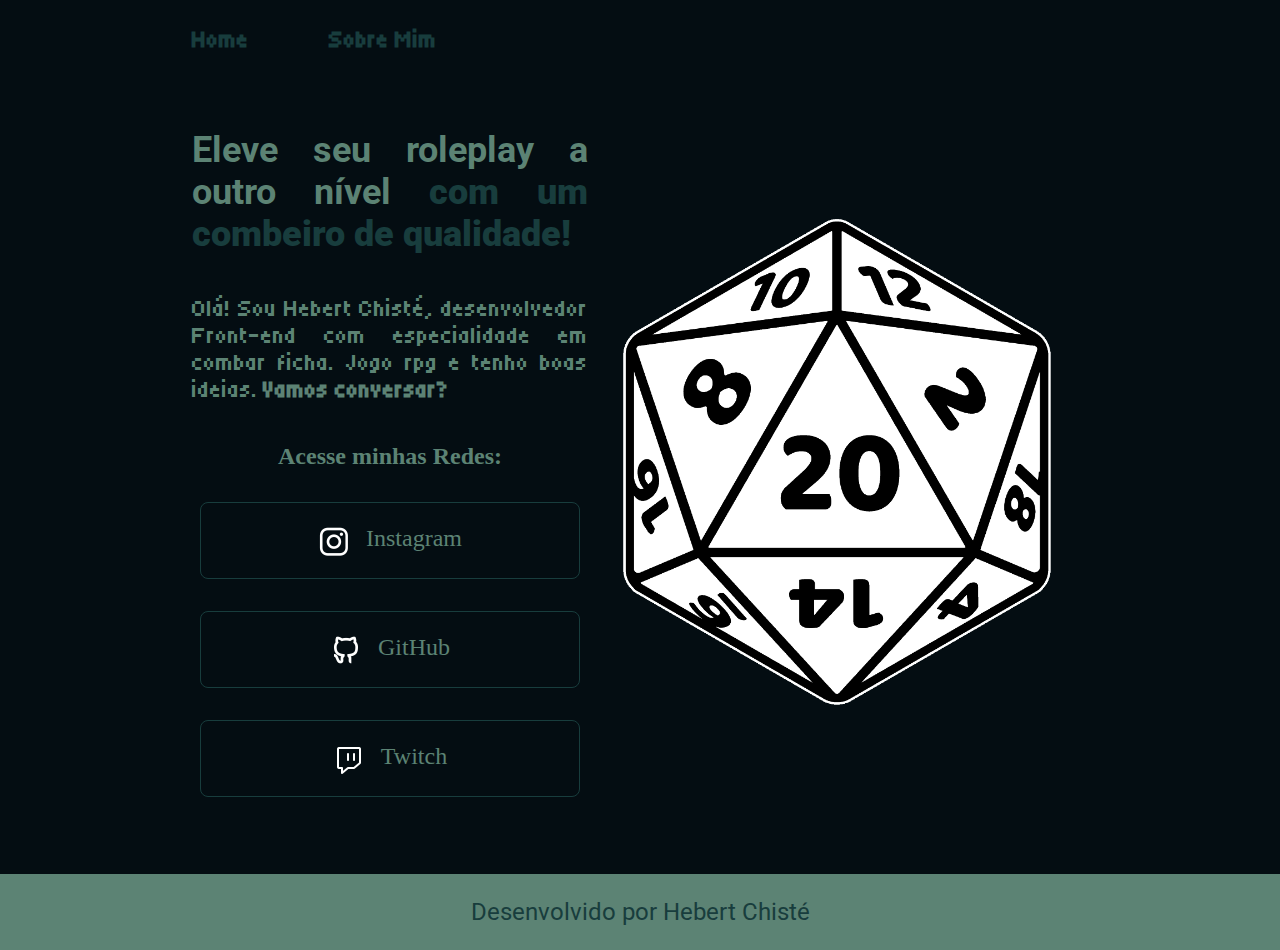
<file: 03 - HTML e CSS cabeçalho, footer e variáveis CSS/index.html>
<!DOCTYPE html>
<html lang="en">
<head>
    <meta charset="UTF-8">
    <meta name="viewport" content="width=device-width, initial-scale=1.0">
    <title>Document</title>
    <link rel="stylesheet" href="./styles/style.css">
</head>
<body>
    <header class="cabecalho">
        <nav class="cabecalho__menu">
            <a href="index.html" class="cabecalho__menu__link">
                Home
            </a>
            <a href="about.html" class="cabecalho__menu__link">
                Sobre Mim
            </a>
        </nav>
    </header>
    <main class="principal">      
            <section class="principal__conteudo">
                <h1 class="principal__conteudo__titulo">
                    Eleve seu roleplay a outro nível <strong class="Titulo-destaque"> com um combeiro de qualidade!</strong>
                </h1>
                <p class="principal__conteudo__paragrafo">
                     Olá! Sou Hebert Chisté, desenvolvedor Front-end com especialidade em combar ficha.  Jogo rpg e tenho boas ideias.<strong class="Bate-papo">Vamos conversar?</strong>
                </p>

                <div class="apresentacao__links">
                    <h2 class="apresentacao__links__subt">
                        Acesse minhas Redes:
                    </h2>    
                    <a class="apresentacao__links__botao" href="https://www.instagram.com/hebert.chiste/" target="_blank">
                        <img src="./assets/instagram.png" class="apresentacao__links__botao__px">
                        Instagram
                    </a>
                    <a class="apresentacao__links__botao" href="https://github.com/hcfreitas30" target="_blank">
                        <img src="./assets/github.png" class="apresentacao__links__botao__px">
                        GitHub
                    </a>
                    <a class="apresentacao__links__botao" href="https://www.twitch.tv/totharon" target="_blank">
                        <img src="./assets/twitch.png" class="apresentacao__links__botao__px">
                        Twitch
                    </a>        
                </div>  
            </section>                                
            <div class="div-imgd20">
                <img class="img-principal"src="./assets/d20.webp" alt="d20">
            </div>        
    </main>
    <footer class="rodape">
        <p>Desenvolvido por Hebert Chisté</p>
    </footer>
</body>
</html>
</file>
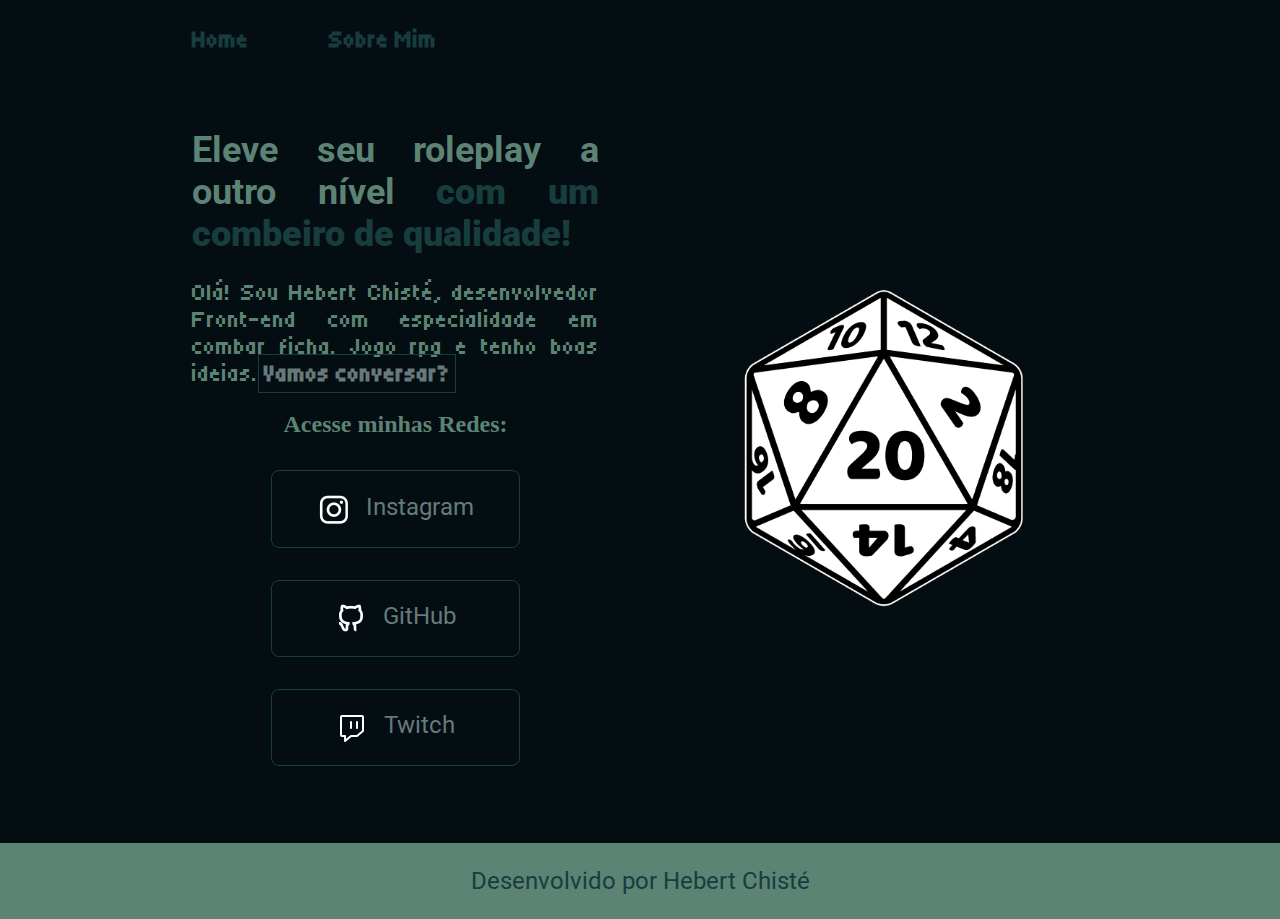
<file: 04- HTML e CSS trabalhando com responsividade e publicação de projetos/index.html>
<!DOCTYPE html>
<html lang="en">
<head>
    <meta charset="UTF-8">
    <meta name="viewport" content="width=device-width, initial-scale=1.0">
    <title>Hebert Site</title>
    <link rel="stylesheet" href="./styles/style.css">
</head>
<body>
    <header class="cabecalho">
        <nav class="cabecalho__menu">
            <a href="index.html" class="cabecalho__menu__link">
                Home
            </a>
            <a href="about.html" class="cabecalho__menu__link">
                Sobre Mim
            </a>
        </nav>
    </header>
    <main class="principal">      
            <section class="principal__conteudo">
                <h1 class="principal__conteudo__titulo">
                    Eleve seu roleplay a outro nível <strong class="Titulo-destaque"> com um combeiro de qualidade!</strong>
                </h1>
                <p class="principal__conteudo__paragrafo">
                     Olá! Sou Hebert Chisté, desenvolvedor Front-end com especialidade em combar ficha.  Jogo rpg e tenho boas ideias.<strong class="Bate-papo">Vamos conversar?</strong>
                </p>

                <div class="apresentacao__links">
                    <h2 class="apresentacao__links__subt">
                        Acesse minhas Redes:
                    </h2>    
                    <a class="apresentacao__links__botao" href="https://www.instagram.com/hebert.chiste/" target="_blank">
                        <img src="./assets/instagram.png" class="apresentacao__links__botao__px">
                        Instagram
                    </a>
                    <a class="apresentacao__links__botao" href="https://github.com/hcfreitas30" target="_blank">
                        <img src="./assets/github.png" class="apresentacao__links__botao__px">
                        GitHub
                    </a>
                    <a class="apresentacao__links__botao" href="https://www.twitch.tv/totharon" target="_blank">
                        <img src="./assets/twitch.png" class="apresentacao__links__botao__px">
                        Twitch
                    </a>        
                </div>  
            </section>                                
            <div class="div-imgd20">
                <img class="img-principal"src="./assets/d20.webp" alt="d20">
            </div>        
    </main>
    <footer class="rodape">
        <p>Desenvolvido por Hebert Chisté</p>
    </footer>
</body>
</html>
</file>
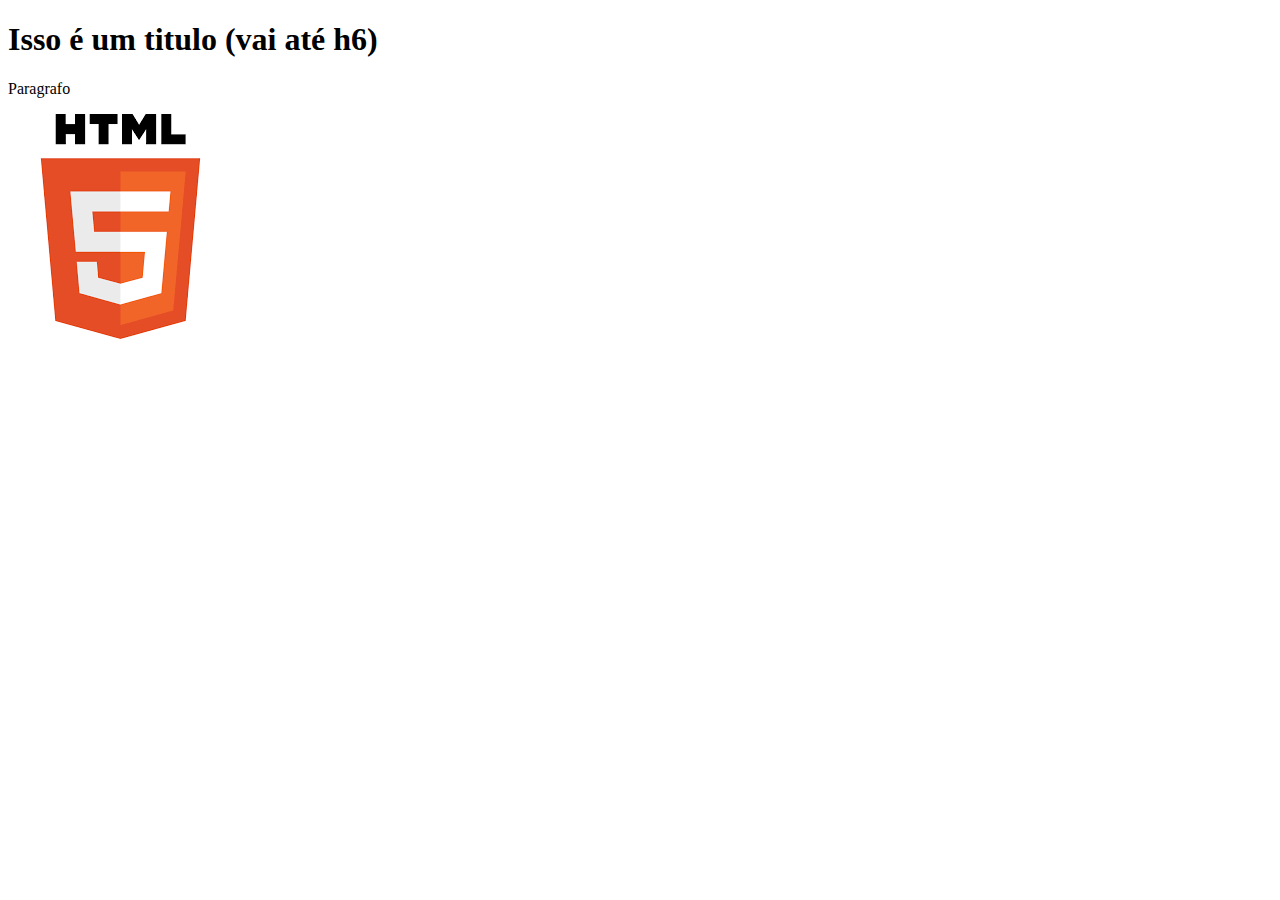
<file: 01 - HTML e CSS ambientes de desenvolvimento, estrutura de arquivos e tags/CAP 1 a 2/index.html>
<!DOCTYPE html>
<html lang="pt-br">
    <head>
        <meta charset="UTF-8">
        <meta name="viewport" content="width=device-width, initial-scale=1.0">
        <title>Portifolio</title>
    </head>
    <body>
        <h1>Isso é um titulo (vai até h6)</h1>
        <p>Paragrafo</p>
        <img src="html.png" alt="Logo HMTL 5">
    </body>
</html>
</file>
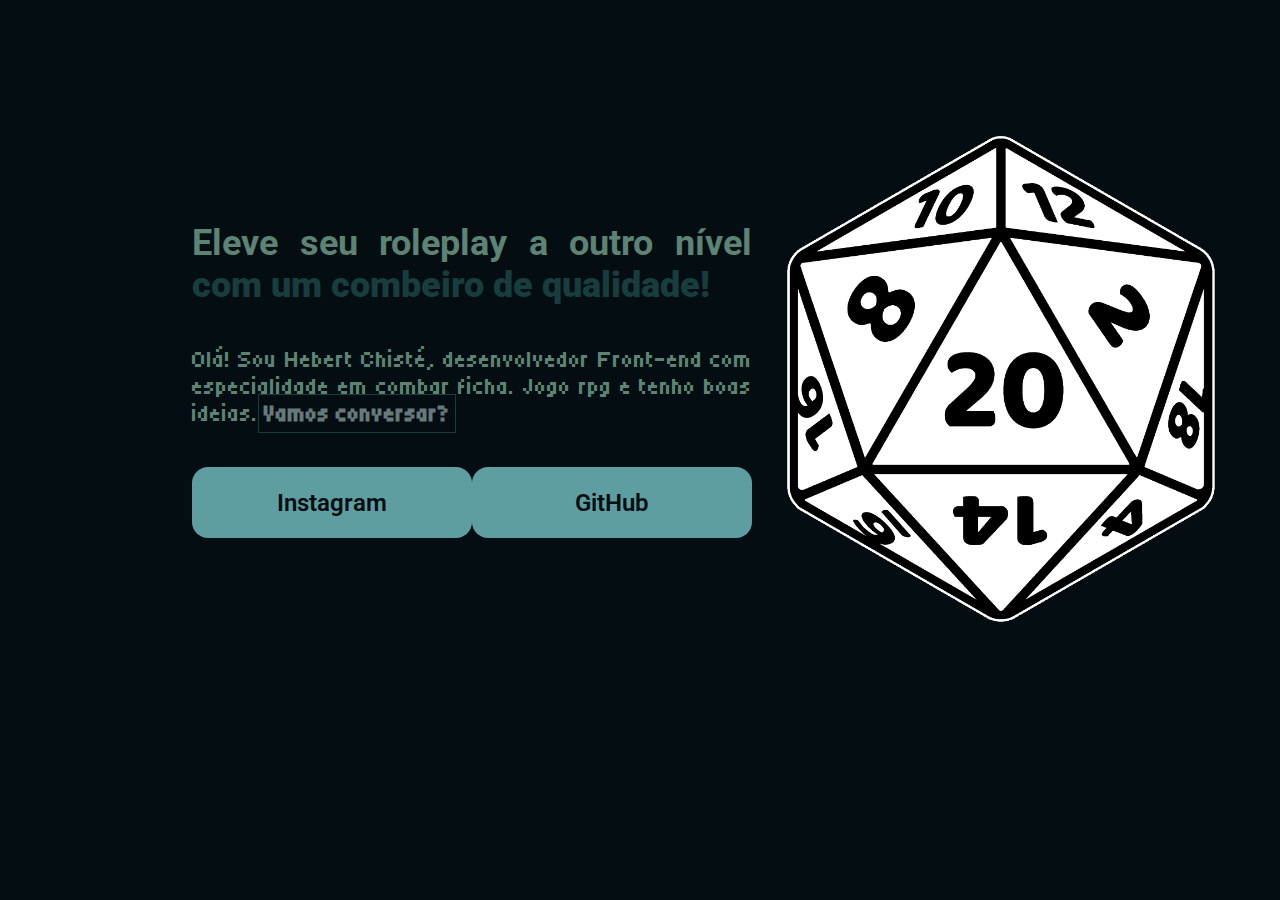
<file: 02 - HTM e CSS Classes, posicionamentos Flexbox/01 a 05/index.html>
<!DOCTYPE html>
<html lang="en">
<head>
    <meta charset="UTF-8">
    <meta name="viewport" content="width=device-width, initial-scale=1.0">
    <title>Document</title>
    <link rel="stylesheet" href="style.css">
</head>
<body>
    <header></header>
    <main class="principal">      
            <section class="principal__conteudo">
                <h1 class="principal__conteudo__titulo">
                    Eleve seu roleplay a outro nível <strong class="Titulo-destaque"> com um combeiro de qualidade!</strong>
                </h1>
                <p class="principal__conteudo__paragrafo">
                     Olá! Sou Hebert Chisté, desenvolvedor Front-end com especialidade em combar ficha.  Jogo rpg e tenho boas ideias.<strong class="Bate-papo">Vamos conversar?</strong>
                </p>

                <div class="apresentacao__links">
    
                    <a class="apresentacao__links__botao" href="https://www.instagram.com/hebert.chiste/" target="_blank">
                        Instagram
                    </a>
                    <a class="apresentacao__links__botao" href="https://github.com/hcfreitas30" target="_blank">
                        GitHub
                    </a>    
                </div>  
            </section>                                
            <div class="div-imgd20">
                <img class="img-principal"src="d20.webp" alt="d20">
            </div>        
    </main>
    <footer></footer>
</body>
</html>
</file>
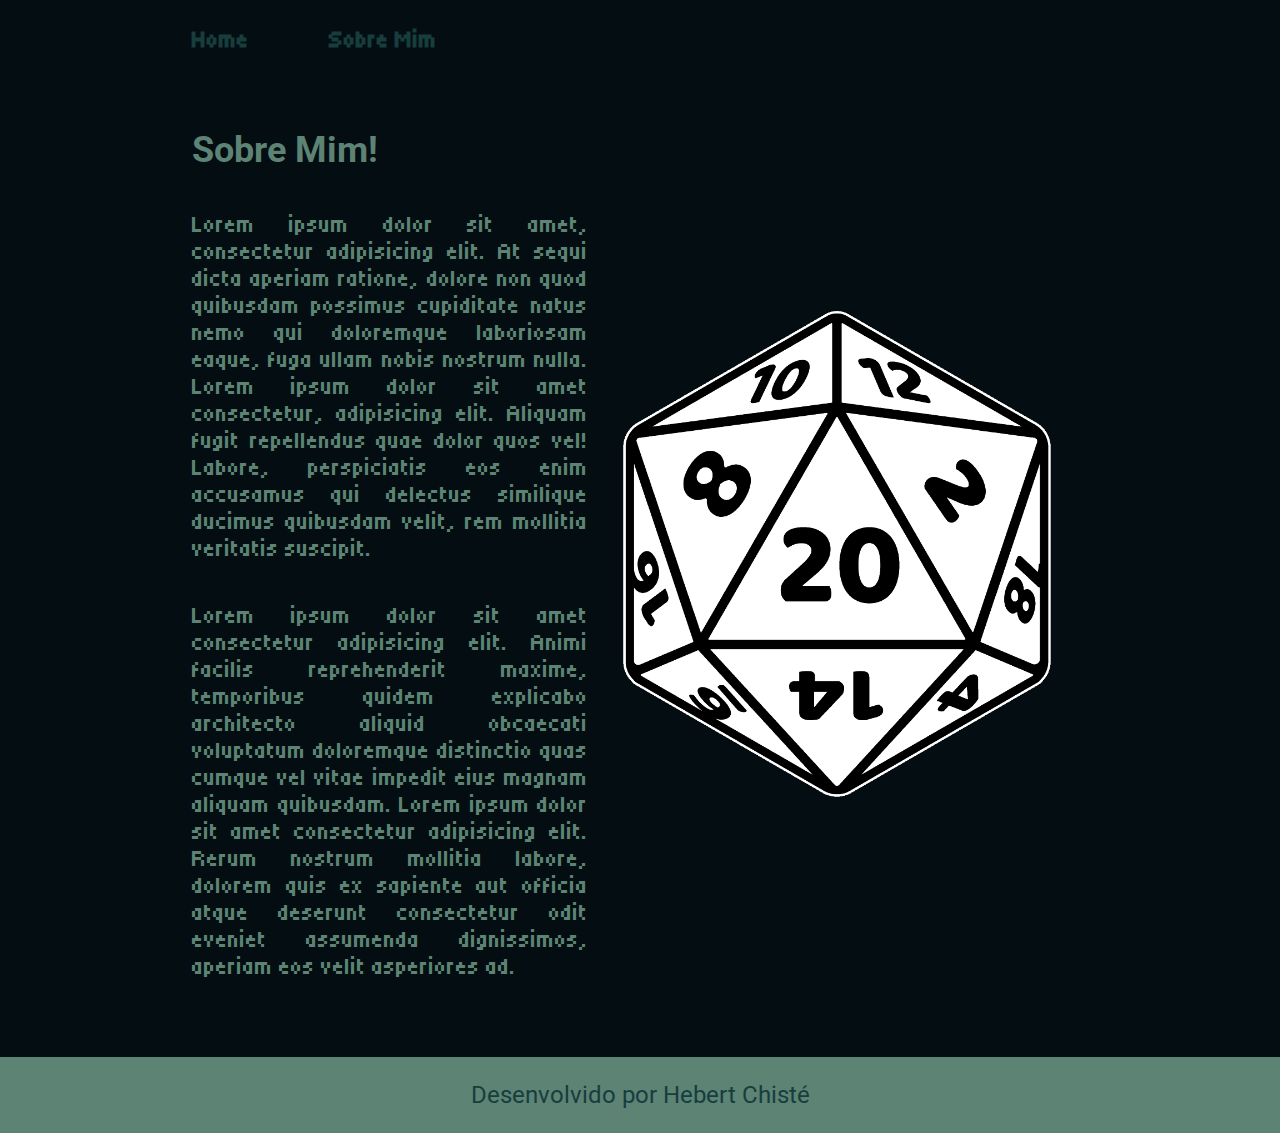
<file: 03 - HTML e CSS cabeçalho, footer e variáveis CSS/about.html>
<!DOCTYPE html>
<html lang="en">
<head>
    <meta charset="UTF-8">
    <meta name="viewport" content="width=device-width, initial-scale=1.0">
    <title>Sobre Mim</title>
    <link rel="stylesheet" href="styles/style.css">
</head>
<body>
    <header class="cabecalho">
        <nav class="cabecalho__menu">
            <a href="index.html" class="cabecalho__menu__link">
                Home
            </a>
            <a href="about.html" class="cabecalho__menu__link">
                Sobre Mim
            </a>
        </nav>
    </header>
    <main class="principal">
        <section class="principal__conteudo">                  
        <h1 class="principal__conteudo__titulo">
            Sobre Mim!
        </h1> 
        <p class="principal__conteudo__paragrafo">
            Lorem ipsum dolor sit amet, consectetur adipisicing elit. At sequi dicta aperiam ratione, dolore non quod quibusdam possimus cupiditate natus nemo qui doloremque laboriosam eaque, fuga ullam nobis nostrum nulla.
            Lorem ipsum dolor sit amet consectetur, adipisicing elit. Aliquam fugit repellendus quae dolor quos vel! Labore, perspiciatis eos enim accusamus qui delectus similique ducimus quibusdam velit, rem mollitia veritatis suscipit.
        </p> 
        <p class="principal__conteudo__paragrafo">
            Lorem ipsum dolor sit amet consectetur adipisicing elit. Animi facilis reprehenderit maxime, temporibus quidem explicabo architecto aliquid obcaecati voluptatum doloremque distinctio quas cumque vel vitae impedit eius magnam aliquam quibusdam.
            Lorem ipsum dolor sit amet consectetur adipisicing elit. Rerum nostrum mollitia labore, dolorem quis ex sapiente aut officia atque deserunt consectetur odit eveniet assumenda dignissimos, aperiam eos velit asperiores ad.
        </p>
        </section>
        <div class="div-imgd20">
            <img class="img-principal"src="./assets/d20.webp" alt="d20">
        </div>  
    </main>
    <footer class="rodape">
        <p>Desenvolvido por Hebert Chisté</p>
    </footer>
</body>
</html>
</file>
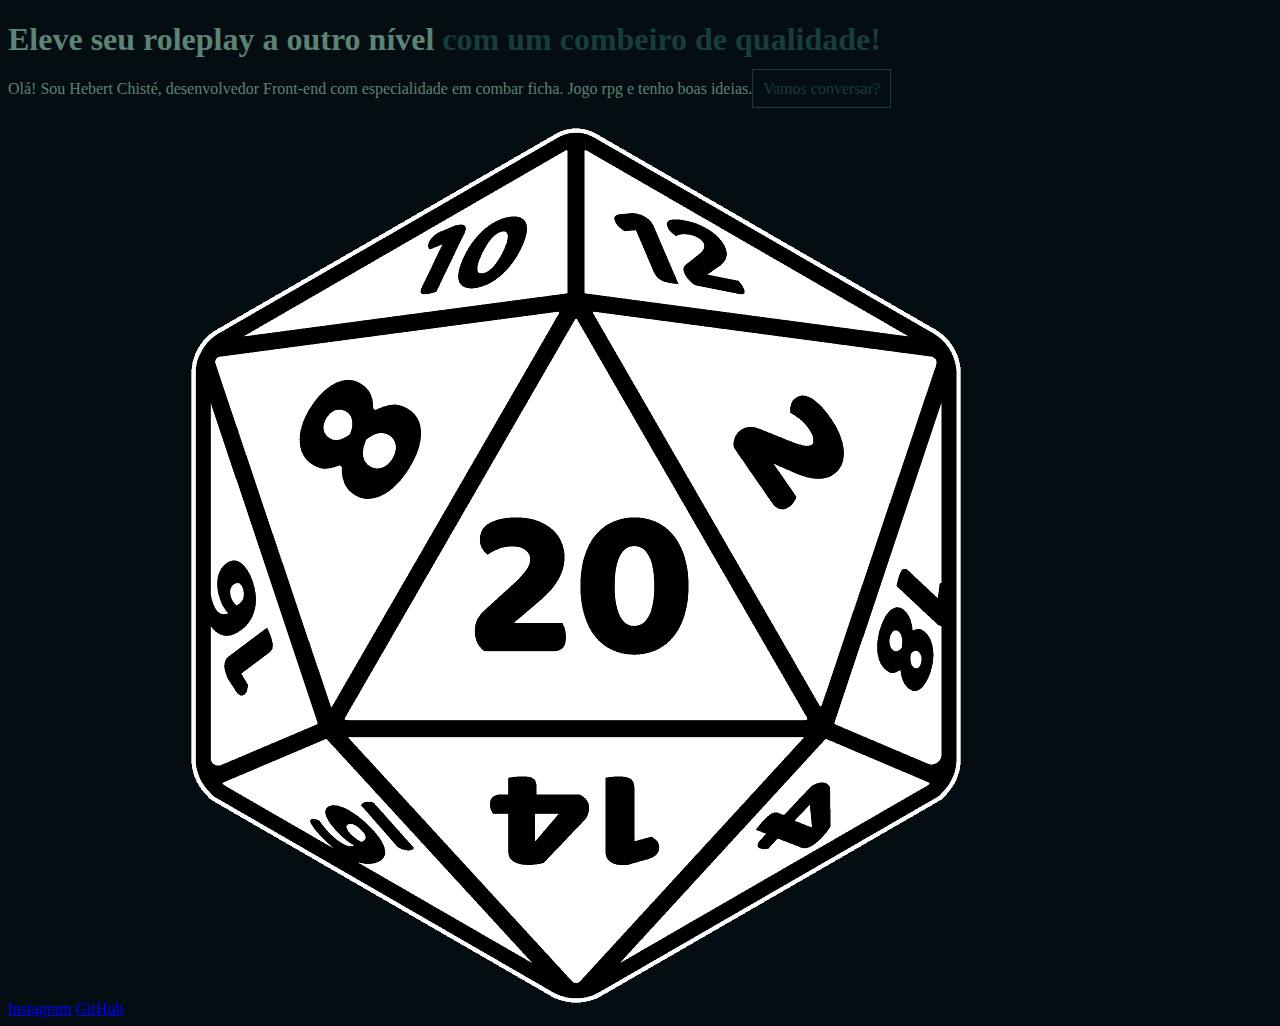
<file: 01 - HTML e CSS ambientes de desenvolvimento, estrutura de arquivos e tags/CAP 03 a 05/cap03.html>
<!DOCTYPE html>
<html lang="en">
<head>
    <meta charset="UTF-8">
    <meta name="viewport" content="width=device-width, initial-scale=1.0">
    <title>Document</title>
    <link rel="stylesheet" href="style03.css">
</head>
<body>
    <header></header>
    <main>
        <h1>Eleve seu roleplay a outro nível <strong> com um combeiro de qualidade!</strong></h1>
        <p>Olá! Sou Hebert Chisté, desenvolvedor Front-end com especialidade em combar ficha.  Jogo rpg e tenho boas ideias.<span>Vamos conversar?</span></p>
        <a href="https://www.instagram.com/hebert.chiste/" target="_blank">Instagram</a>
        <a href="https://github.com/hcfreitas30" target="_blank">GitHub</a>
        <img src="d20.webp" alt="d20">
    </main>
    <footer></footer>
</body>
</html>
</file>
<file: 03 - HTML e CSS cabeçalho, footer e variáveis CSS/styles/style.css>
@import url('https://fonts.googleapis.com/css2?family=Roboto&family=Tiny5&display=swap');

:root{
    --cor-primaria: #040D12;
    --cor-secundaria:#5C8374;
    --cor-terciaria:#183D3D;
    --cor-quaternaria:#667a7a;
    
    --font-titulo:"Roboto", sans-serif;
    --font-paragrafo:"Tiny5", sans-serif;
}
*{
    margin: 0;
    padding: 0;
}

body{    
    box-sizing: border-box;
    background-color: var(--cor-primaria);
    color: var( --cor-secundaria);
}

.cabecalho{
    padding: 2% 0 0 15%;

}

.cabecalho__menu{
    display: flex;
    gap: 80px;
}

.cabecalho__menu__link {
    font-family: var(--font-paragrafo);
    font-size: 24px;
    font-weight: 600;
    text-decoration: none;
    color: var(--cor-terciaria);
}

.principal{
    padding: 6% 15%;
    display: flex;
    align-items: center;
    justify-content: space-between;
}

.principal__conteudo{
    width: 615px;
    display: flex;
    flex-direction: column;
    gap: 40px;

}

.principal__conteudo__titulo{
    text-align: justify;
    font-size: 36px;
    font-family: var(--font-titulo);
}

.Titulo-destaque {
    color:var(--cor-terciaria);
}

.principal__conteudo__paragrafo{
    text-align: justify;
    font-size: 24px;
    font-family: var(--font-paragrafo);
    color: var( --cor-secundaria);

}

.Bate-papo{
    color: var(--cor-quaternaria)
    border: 1px solid var(--cor-terciaria);
    padding: 5px;
} 

.Bate-papo:hover{
    background-color: var(--cor-terciaria);
    color: var(--cor-quaternaria)
    
}
.apresentacao__links{
    display: flex;
    justify-content: space-between;
    flex-direction: column;
    align-items: center;
    gap: 32px;
}

.apresentacao__links__botao{
    display: flex;
    justify-content: center;
    gap: 16px;
    border: 1px solid var(--cor-terciaria);
    width: 378px;
    text-align: center;
    border-radius: 8px;
    font-size: 24px;
    padding: 21.5px 0;
    text-decoration: none;
    color: var(--cor-quaternaria)
    font-family: var(--font-titulo);
    font-weight: 400; 
}
.apresentacao__links__botao__px{
    width: 32px;
    height: 32px;
    
}

.apresentacao__links__botao:hover {
    background-color: var(--cor-terciaria);
    padding: 30px 30px;
    font-size:xx-large;
    border: 1px solid var(--cor-quaternaria);
}
.img-principal {
    width: 500px;
    height: 500px;    
}

.rodape{
    background-color: var( --cor-secundaria);
    padding: 24px;
    color: var(--cor-terciaria);
    text-align: center;
    font-family: var(--font-titulo);   
    font-size: 24px;
    font-weight: 400;
}

@media (max-width: 1200px) {
    .principal{
        flex-direction: column-reverse;        
    }
}
</file>
<file: 04- HTML e CSS trabalhando com responsividade e publicação de projetos/styles/style.css>
@import url('https://fonts.googleapis.com/css2?family=Roboto&family=Tiny5&display=swap');

:root{
    --cor-primaria: #040D12;
    --cor-secundaria:#5C8374;
    --cor-terciaria:#183D3D;
    --cor-quaternaria:#667a7a;
    
    --font-titulo:"Roboto", sans-serif;
    --font-paragrafo:"Tiny5", sans-serif;
}
*{
    margin: 0;
    padding: 0;    
}

body{    
    box-sizing: border-box;
    background-color: var(--cor-primaria);
    color: var( --cor-secundaria);
}

.cabecalho{
    padding: 2% 0 0 15%;

}

.cabecalho__menu{
    display: flex;
    gap: 5rem;
}

.cabecalho__menu__link {
    font-family: var(--font-paragrafo);
    font-size: 1.5rem;
    font-weight: 600;
    text-decoration: none;
    color: var(--cor-terciaria);
}

.principal{
    padding: 6% 15%;
    display: flex;
    align-items: center;
    justify-content: space-between;
    gap: 82px;
}

.principal__conteudo{
    width: 50%;
    display: flex;
    flex-direction: column;
    gap: 1.5rem;

}

.principal__conteudo__titulo{
    text-align: justify;
    font-size: 2.25rem;
    font-family: var(--font-titulo);
}

.Titulo-destaque {
    color:var(--cor-terciaria);
}

.principal__conteudo__paragrafo{
    text-align: justify;
    font-size: 1.5rem;
    font-family: var(--font-paragrafo);
    color: var( --cor-secundaria);

}

.Bate-papo{
    color: var(--cor-quaternaria);
    border: 1px solid var(--cor-terciaria);
    padding: 5px;
} 

.Bate-papo:hover{
    background-color: var(--cor-terciaria);
    color: var(--cor-quaternaria)
    
}
.apresentacao__links{
    display: flex;
    justify-content: space-between;
    flex-direction: column;
    align-items: center;
    gap: 2rem;
}

.apresentacao__links__botao{
    display: flex;
    justify-content: center;
    gap: 1rem;
    border: 1px solid var(--cor-terciaria);
    width: 50%;
    text-align: center;
    border-radius: 8px;
    font-size: 1.5rem;
    padding: 1.35rem;
    text-decoration: none;
    color: var(--cor-quaternaria);
    font-family: var(--font-titulo);
    font-weight: 400; 
}
.apresentacao__links__botao__px{
    width: 32px;
    height: 32px;
    
}

.apresentacao__links__botao:hover {
    background-color: var(--cor-terciaria);
    padding: 30px 30px;
    font-size:xx-large;
    border: 1px solid var(--cor-quaternaria);
}
.div-imgd20 {
    width: 50%;       
    display: flex;
    justify-content: center;
}
.img-principal{
    width: 80%;    
}

.rodape{
    background-color: var( --cor-secundaria);
    padding: 1.5rem;
    color: var(--cor-terciaria);
    text-align: center;
    font-family: var(--font-titulo);   
    font-size: 1.5rem;
    font-weight: 400;
}

@media (max-width: 1200px) {
    .cabecalho{
        padding: 5% 0% 0% 0%;
    }

    .cabecalho__menu{
        justify-content: center;
    }

    .principal{
        flex-direction: column-reverse;
        padding: 5%;        
    }
    .principal__conteudo{
        width: auto;
    }
}
</file>
<file: 02 - HTM e CSS Classes, posicionamentos Flexbox/01 a 05/style.css>
@import url('https://fonts.googleapis.com/css2?family=Roboto&family=Tiny5&display=swap');
*{
    margin: 0;
    padding: 0;
}

body{
    height: 100hv;
    box-sizing: border-box;
    background-color: #040D12;
    color: #5C8374;
}

.principal{
    margin: 10% 15%;
    display: flex;
    align-items: center;
    justify-content: space-between;
}

.principal__conteudo{
    width: 615px;
    display: flex;
    flex-direction: column;
    gap: 40px;

}

.principal__conteudo__titulo{
    text-align: justify;
    font-size: 36px;
    font-family: "Roboto", sans-serif;

}

.Titulo-destaque {
    color: #183D3D;
}

.principal__conteudo__paragrafo{
    text-align: justify;
    font-size: 24px;
    font-family: "Tiny5", sans-serif;
    color: #5C8374;

}

.Bate-papo{
    color: #667a7a;
    border: 1px solid #183D3D;
    padding: 5px;
} 

.apresentacao__links{
    display: flex;
    justify-content: space-between;
}

.apresentacao__links__botao{
    background-color: cadetblue;
    width: 280px;
    text-align: center;
    border-radius: 16px;
    font-size: 24px;
    padding: 21.5px 0;
    text-decoration: none;
    color: #040D12;
    font-family: "Roboto", sans-serif;   
    font-weight: 600; 
}

.img-principal {
    width: 500px;
    height: 500px;
    
}
</file>
<file: 01 - HTML e CSS ambientes de desenvolvimento, estrutura de arquivos e tags/CAP 03 a 05/style03.css>
body{
    background-color: #040D12;
    color: #5C8374;
}

strong {
    color: #183D3D;
}

span{
    color: #183D3D;
    border: 1px solid #183D3D;
    padding: 10px;
} 

p{
    color: #5C8374;
}
</file>
